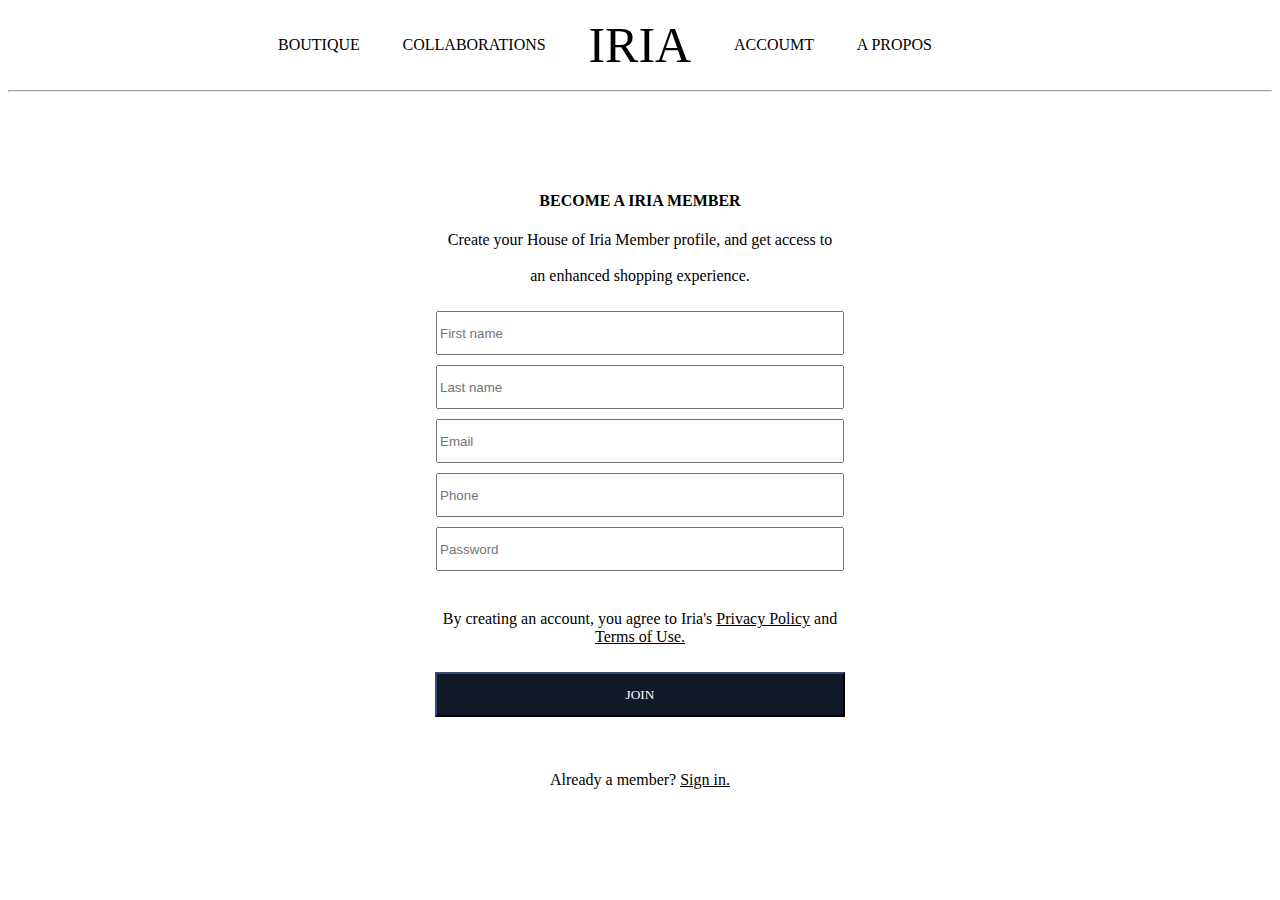
<file: BOOK/member.html>
<!DOCTYPE html>
<html lang="en">
<head>
    <meta charset="UTF-8">
    <meta name="viewport" content="width=device-width, initial-scale=1.0">
    <title>member</title>
    <link rel="stylesheet" href="./member.css">
</head>
<body>
    <nav>
        <ul>
            <li class="test2"><a href="#" >BOUTIQUE</a></li>
            <li><a href="#">COLLABORATIONS</a></li>
            <li class="leo"> <a href="./index.html">IRIA</a></li> 
            <li><a href="./account.html">ACCOUMT</a></li>
            <li><a href="#">A PROPOS</a></li>
    
        </ul>
        <hr>
        </nav>
        <div class="test">
            <h4>BECOME A IRIA MEMBER</h4>
            <p>Create your House of Iria Member profile, and get access to <br><br> an enhanced shopping experience.</p>
            <input type="text" placeholder="First name"><br>
            <input type="text" placeholder="Last name"><br>
            <input type="text" placeholder="Email"><br>
            <input type="text" placeholder="Phone"><br>
            <input type="password" placeholder="Password" required><br>
            <p class="join">By creating an account, you agree to Iria's <a href="#">Privacy Policy</a> and <br> <a href="#"> Terms of Use.</a><p></p>
            <button style="font-family: Cambria, Cochin, Georgia, Times, 'Times New Roman', serif ; 
    cursor: pointer;">JOIN</button>
            <p class="join">Already a member? <a href="./account.html"> Sign in.</a></p>
        </div>
</body>
</html>
</file>
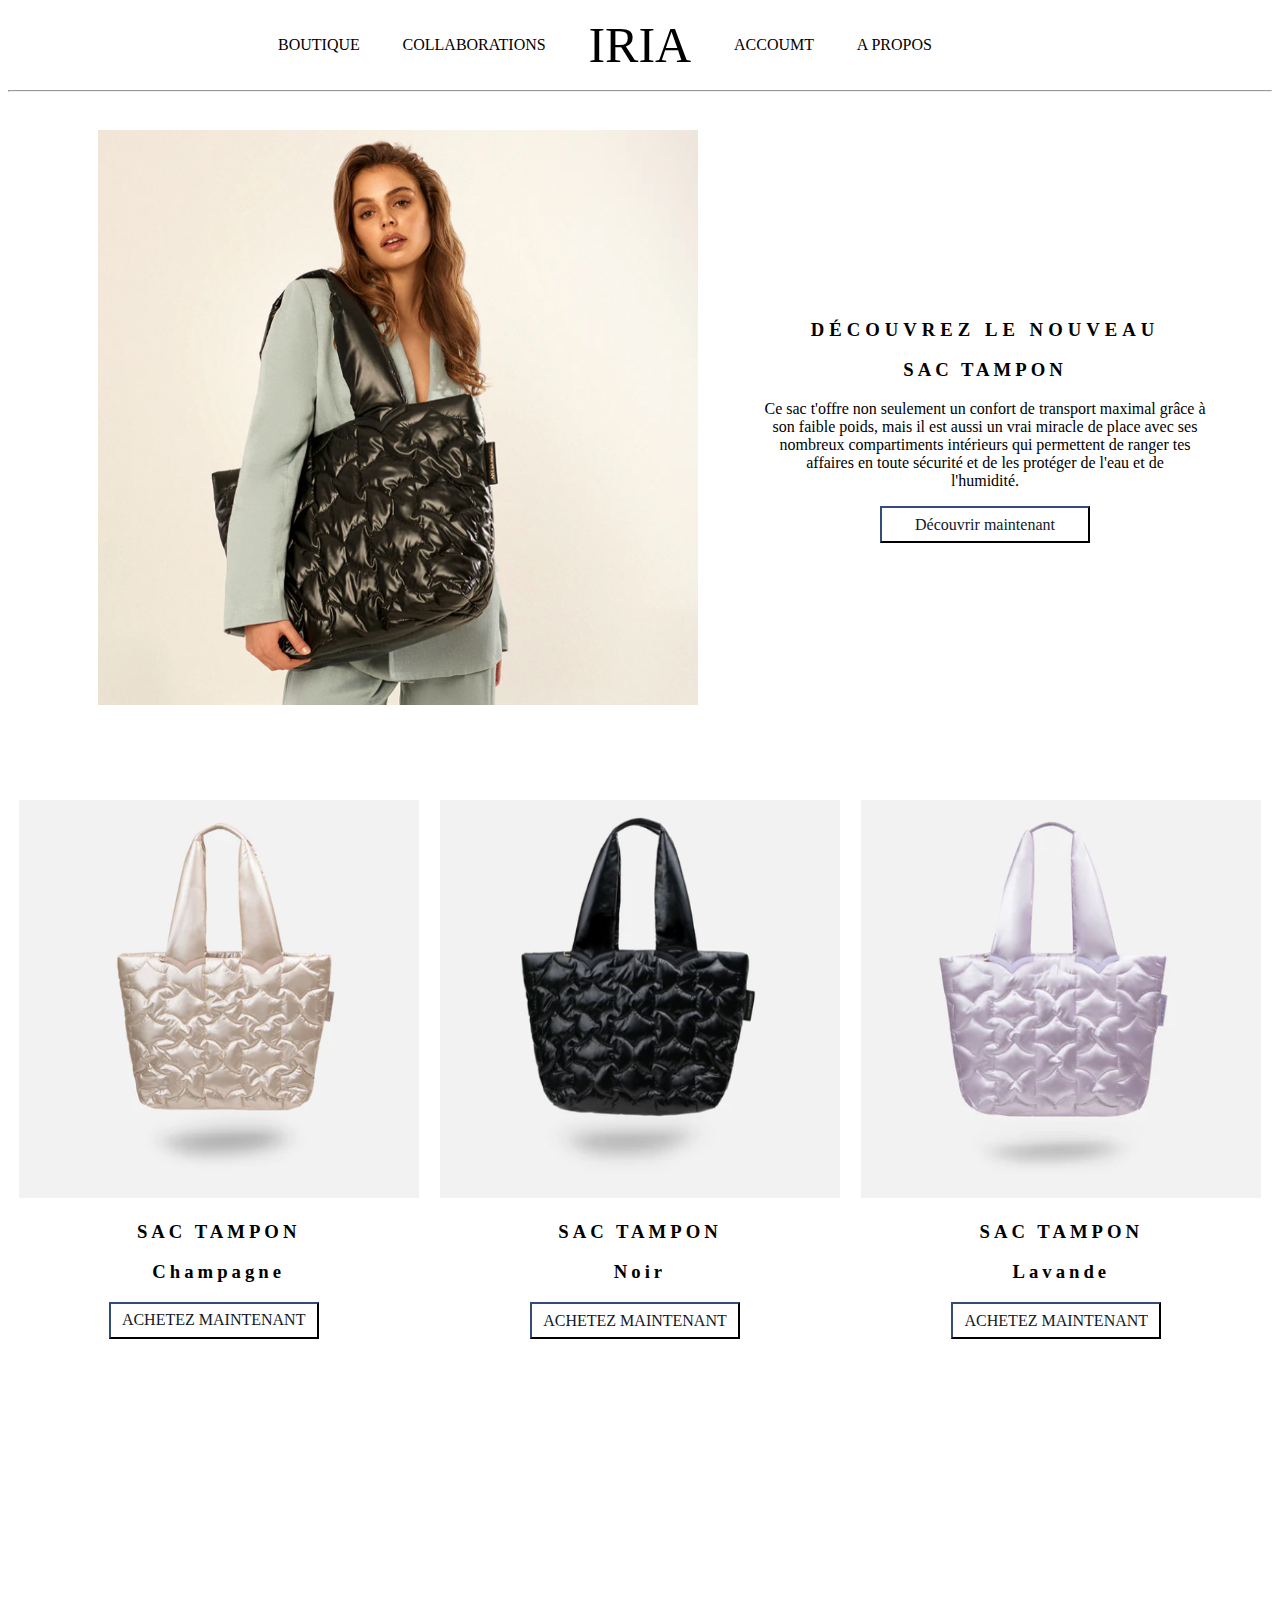
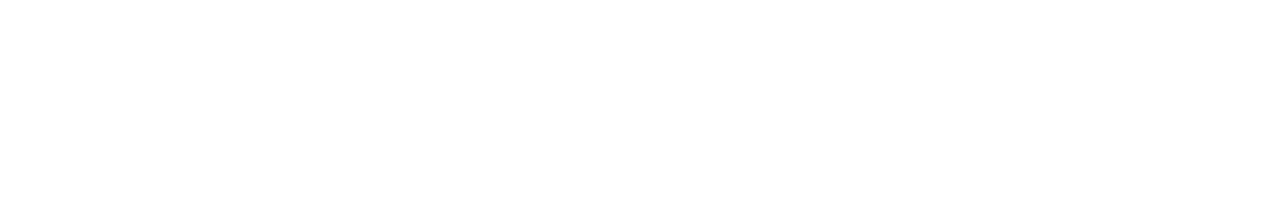
<file: BOOK/produits.html>
<!DOCTYPE html>
<html lang="en">
<head>
    <meta charset="UTF-8">
    <meta name="viewport" content="width=device-width, initial-scale=1.0">
    <title>produits</title>
    <link rel="stylesheet" href="./produits.css">
</head>
<body>
    <nav>
        <ul>
            <li class="test2"><a href="#" >BOUTIQUE</a></li>
            <li><a href="#">COLLABORATIONS</a></li>
            <li class="leo"> <a href="./index.html">IRIA</a></li>
            <li><a href="./account.html">ACCOUMT</a></li>
            <li><a href="#">A PROPOS</a></li>
    
        </ul>
        <hr>
        </nav>
        <div class="normal">

        <div class="fuck">
        <img src="./pro1.png" class="p1" >
    </div>
        <div style="height: 500px;" class="p2">

 <h3 style="letter-spacing: 5px;">DÉCOUVREZ LE NOUVEAU</h3>
 <h3>SAC TAMPON</h3>
 <p style="margin-left: 60px;  margin-right: 60px;">Ce sac t'offre non seulement un confort de transport maximal grâce à son faible poids, mais il est aussi un vrai miracle de place avec ses nombreux compartiments intérieurs qui permettent de ranger tes affaires en toute sécurité et de les protéger de l'eau et de <br> l'humidité.</p>

 <button style="border-color: rgb(17 24 39); background-color: white; 
 ; width: 210px; height: 37px; font-size: 16px;"> <a href="#" style=" color: rgb(17 24 39)
 ; font-size: 16px; text-decoration: none; 
 font-family: Cambria, Cochin, Georgia, Times, 'Times New Roman', serif;">Découvrir maintenant</a></button>



</div>
</div>

<div class="produits">

<div class="produit1">
    <img src="./p1.png" >
    <h3>SAC TAMPON</h3>
    <h3>Champagne</h3>
    <button style="border-color: rgb(17 24 39); background-color: white; 
    ; width: 210px; height: 37px; font-size: 16px;"> <a href="#" style=" color: rgb(17 24 39)
    ; font-size: 16px; text-decoration: none;">ACHETEZ MAINTENANT</a></button>
</div>
<div class="produit2">
    <img src="./p2.png" >
    <h3>SAC TAMPON</h3>
    <h3>Noir</h3>
    <button style="border-color: rgb(17 24 39); background-color: white; 
    ; width: 210px; height: 37px; font-size: 16px;"> <a href="#" style=" color: rgb(17 24 39)
    ; font-size: 16px; text-decoration: none;">ACHETEZ MAINTENANT</a></button>
</div>
<div class="produit3">
    <img src="./p3.png" >
    <h3>SAC TAMPON</h3>
    <h3>Lavande</h3>
    <button style="border-color: rgb(17 24 39); background-color: white; 
    ; width: 210px; height: 37px; font-size: 16px;"> <a href="#" style=" color: rgb(17 24 39)
    ; font-size: 16px; text-decoration: none;">ACHETEZ MAINTENANT</a></button>
</div>


</div>





</body>
</html>
</file>
<file: BOOK/member.css>
ul{
    list-style: none;
    
    align-items: center;
    justify-content: space-between;
    display: flex;
    margin-left: 230px;
    margin-right: 340px;
    
}
.leo{
    font-family: serif;
    font-size: 50px;
}

ul a{
    color: black;
    text-decoration: none;
     
}

.test{
    text-align: center;
    margin-top: 100px;
}

input , button {
    margin-top: 10px;
    width: 400px;
    height: 38px;
}

button{
    background-color: rgb(17 24 39);
    color: white;
    border-color: rgb(17 24 39);
    width: 410px;
    height: 45px;
    margin-bottom: 15px;
}

button:hover{
    background-color: white;
    color: rgb(17 24 39);
}

.join{
    margin-top: 39px;
}

.join a{
    color: black;
}
</file>
<file: BOOK/produits.css>
.test1 {
    background-color: black;
    color: white;
    text-align: center;
    text-transform: uppercase;
    letter-spacing: 4px;
    height: 60px;
    padding-top: 4px;
}

ul{
    list-style: none;
    
    align-items: center;
    justify-content: space-between;
    display: flex;
    margin-left: 230px;
    margin-right: 340px;
    
}
.leo{
    font-family: serif;
    font-size: 50px;
}

ul a{
    color: black;
    text-decoration: none;
}

.p1{
    width: 600px;
    margin-left: 90px;
    margin-top: 30px;
}

.p2{
    margin-top: 200px;
    text-align: center;
    font-family: Cambria, Cochin, Georgia, Times, 'Times New Roman', serif;
}

.normal{
    display: flex;

}

.produit1 img{
    width: 400px;
}

.produit2 img{
    width: 400px;
    height: 398px;
}



.produit3 img{
    width: 400px;
    height: 398px;
    
}

.produits{
    display: flex;
    justify-content: space-around;
    height: 1000px;
}

h3{
    text-align: center;
    letter-spacing: 4px;
}

.produits button{
    margin-left: 90px;
    font-family: Cambria, Cochin, Georgia, Times, 'Times New Roman', serif;
}
</file>
